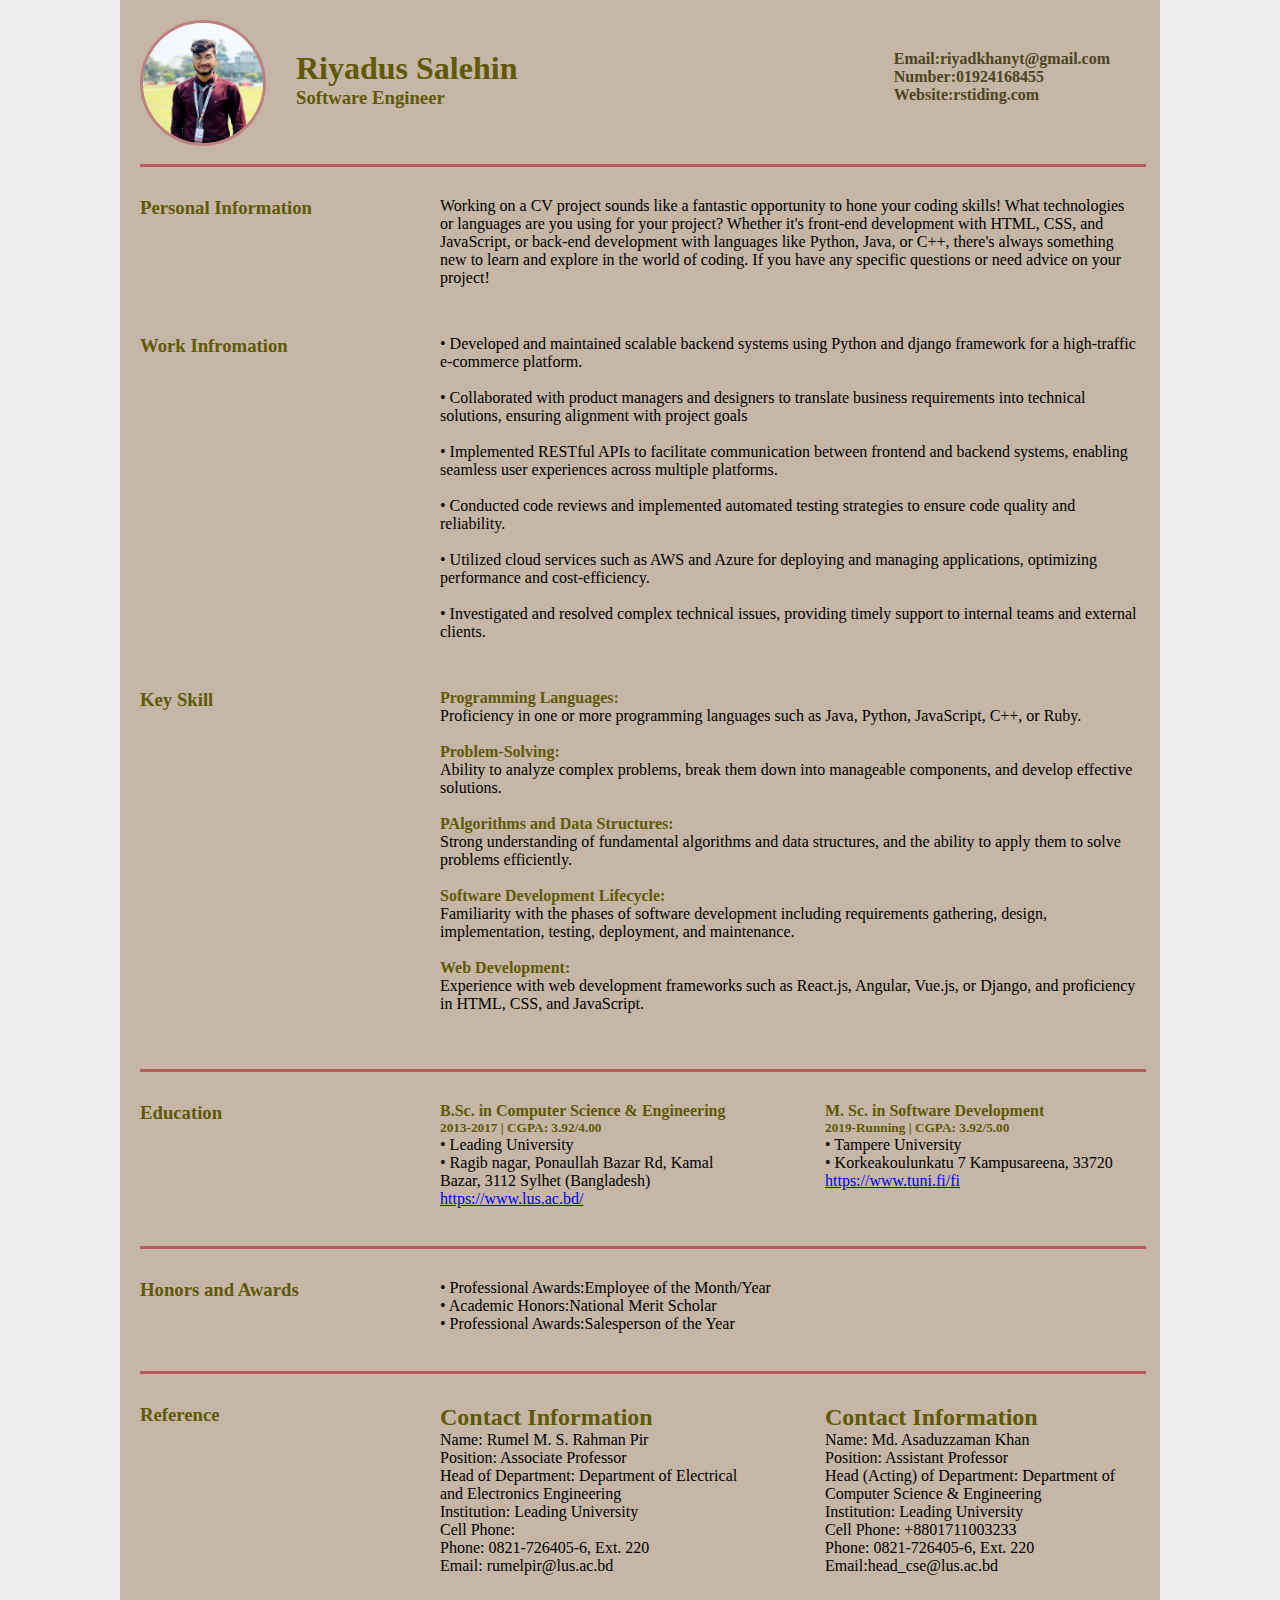
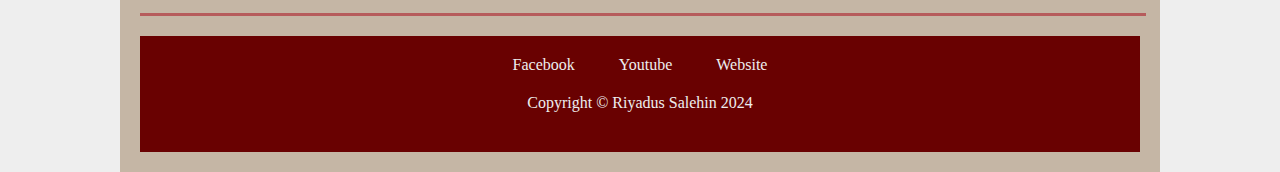
<file: cv projrct/index.html>
<!DOCTYPE html>
<html lang="en">
<head>
    <meta charset="UTF-8">
    <meta name="viewport" content="width=device-width, initial-scale=1.0">
    <title>Document</title>
    <link rel="stylesheet" href="style.css">
    <link rel="preconnect" href="https://fonts.googleapis.com">
<link rel="preconnect" href="https://fonts.gstatic.com" crossorigin>
<link href="https://fonts.googleapis.com/css2?family=Open+Sans:ital,wght@0,300..800;1,300..800&display=swap" rel="stylesheet">
<style>
    @import url('https://fonts.googleapis.com/css2?family=Open+Sans:ital,wght@0,300..800;1,300..800&display=swap');
    </style>
</head>
<body>
  <div class="container">
    <header>
      <img class="picture" src="New folder/riyad.jpg">
      <div class="header-bio">
        <h1>Riyadus Salehin</h1>
        <h3>Software Engineer</h3>
      </div>
       <div class="info">
        <P><a href="#">Email:riyadkhanyt@gmail.com</a></P>
        <P><a href="#">Number:01924168455</a></P>
        <P><a href="#">Website:rstiding.com</a></P>
       </div>
    </header>
    <div class="div-clear"></div><br>
    <hr>



    <!-- personal section -->

    <main>
  <section id="personal-info">
   <div class="content">
    <div class="left-div">
       <h3>Personal Information</h3>
    </div>
    <div class="right-div">
        Working on a CV project sounds like a fantastic opportunity to hone your
        coding skills! What technologies or languages are you using for your project?
        Whether it's front-end development with HTML, CSS, and JavaScript, or back-end
        development with languages like Python, Java, or C++, there's always something
        new to learn and explore in the world of coding. If you have any specific questions
        or need advice on your project!

    </div>
   </div>
  </section>
  <div class="div-clear"></div><br>







            <!-- work exprience -->
            <section id="personal-info">
              <div class="content">
               <div class="left-div">
                  <h3>Work Infromation</h3>
               </div>
               <div class="right-div">
                 <p>&#x2022;    Developed and maintained scalable backend systems using Python and django framework for a high-traffic e-commerce platform.</p>
                 <br>
                  <p>&#x2022;     Collaborated with product managers and designers to translate business requirements into technical solutions, ensuring alignment with project goals</p>
                  <br>
                  <p>&#x2022;      Implemented RESTful APIs to facilitate communication between frontend and backend systems, enabling seamless user experiences across multiple platforms.</p>
                  <br>
                  <p>&#x2022;       Conducted code reviews and implemented automated testing strategies to ensure code quality and reliability.</p>
                  <br>
                  <p>&#x2022;     Utilized cloud services such as AWS and Azure for deploying and managing applications, optimizing performance and cost-efficiency.</p>
                  <br>
                  <p>&#x2022;     Investigated and resolved complex technical issues, providing timely support to internal teams and external clients.</p>
               </div>
              </div>
             </section>
             <div class="div-clear"></div><br>






                <!-- key skill -->

            <section id="personal-info">
              <div class="content">
               <div class="left-div">
                  <h3>Key Skill</h3>
               </div>
               <div class="right-div">
                  <ol>
                   <h4>Programming Languages: </h4><p> Proficiency in one or more programming languages such as Java, Python, JavaScript, C++, or Ruby.</p><br>
                   <h4>Problem-Solving: </h4><p> Ability to analyze complex problems, break them down into manageable components, and develop effective solutions.</p><br>
                   <h4>PAlgorithms and Data Structures: </h4><p> Strong understanding of fundamental algorithms and data structures, and the ability to apply them to solve problems efficiently.</p><br>
                   <h4>Software Development Lifecycle: </h4><p> Familiarity with the phases of software development including requirements gathering, design, implementation, testing, deployment, and maintenance.</p><br>
                   <h4>Web Development: </h4><p> Experience with web development frameworks such as React.js, Angular, Vue.js, or Django, and proficiency in HTML, CSS, and JavaScript.

                   </p><br>


                  </ol>

               </div>
              </div>
             </section>
             <div class="div-clear"></div><br>
             <hr class="common-hr">


                <!-- education -->
            <section id="personal-info">
              <div class="content">
               <div class="left-div">
                  <h3>Education</h3>
               </div>
               <div class="right-div">
                  <div class="edu-temp-left">

<h4>B.Sc. in Computer Science & Engineering</h4>
<h5>2013-2017 | CGPA: 3.92/4.00</h5>
<P>&#x2022; Leading University</P>
<P>&#x2022; Ragib nagar, Ponaullah Bazar Rd, Kamal Bazar, 3112 Sylhet (Bangladesh)</P>
<P class="key"><a href="https://www.lus.ac.bd/">https://www.lus.ac.bd/</a></P>
                  </div>
                  <div class="edu-temp-right">
                    <h4>M. Sc. in Software Development</h4>
<h5>2019-Running | CGPA: 3.92/5.00</h5>
<P>&#x2022; Tampere University</P>
<P>&#x2022; Korkeakoulunkatu 7 Kampusareena, 33720 </P>
<div class="key">
<P><a href="https://www.tuni.fi/fi">https://www.tuni.fi/fi</a></P>
</div>
</div>
               </div>
              </div>
             </section>
               <div class="div-clear"></div><br>
               <hr class="common-hr">



               <!-- end of education part -->
               <section id="personal-info">
                <div class="content">
                 <div class="left-div">
                    <h3>Honors and Awards</h3>
                 </div>
                 <div class="right-div">
                  <p>&#x2022;  Professional Awards:Employee of the Month/Year</p>
                  <p>&#x2022;  Academic Honors:National Merit Scholar</p>
                  <p>&#x2022;  Professional Awards:Salesperson of the Year</p>
                 </div>
                </div>
               </section>
               <div class="div-clear"></div><br>
               <hr class="common-hr">

               <!-- refarenc -->
               <section id="personal-info">
                <div class="content">
                 <div class="left-div">
                    <h3>Reference</h3>
                 </div>
                 <div class="right-div">
                    <div class="edu-temp-left">

                      <h2>Contact Information</h2>
                      <p>Name: Rumel M. S. Rahman Pir</p>
                      <p>Position: Associate Professor</p>
                      <p>Head of Department: Department of Electrical and Electronics Engineering</p>
                      <p>Institution: Leading University</p>
                      <p class="key">Cell Phone: </p>
                      <p>Phone: 0821-726405-6, Ext. 220</p>
                      <p class="key">Email: rumelpir@lus.ac.bd</p>
                    </div>
                    <div class="edu-temp-right">
                      <h2>Contact Information</h2>
                      <p>Name: Md. Asaduzzaman Khan</p>
                      <p>Position: Assistant Professor</p>
                      <p>Head (Acting) of Department: Department of Computer Science & Engineering</p>
                      <p>Institution: Leading University</p>
                      <p class="key">Cell Phone: +8801711003233</p>
                      <p>Phone: 0821-726405-6, Ext. 220</p>
                      <p class="key">Email:head_cse@lus.ac.bd</p>
                    </div>
                 </div>
                </div>
               </section>
               <div class="div-clear"></div><br>
               <hr class="common-hr">


       </main>
    <footer class="bottom-con">

<a href="#">Facebook</a>
<a href="#">Youtube</a>
 <a href="#">Website</a>
<p>Copyright &copy; Riyadus Salehin 2024</p>


    </footer>
  </div>
</body>
</html>
</file>
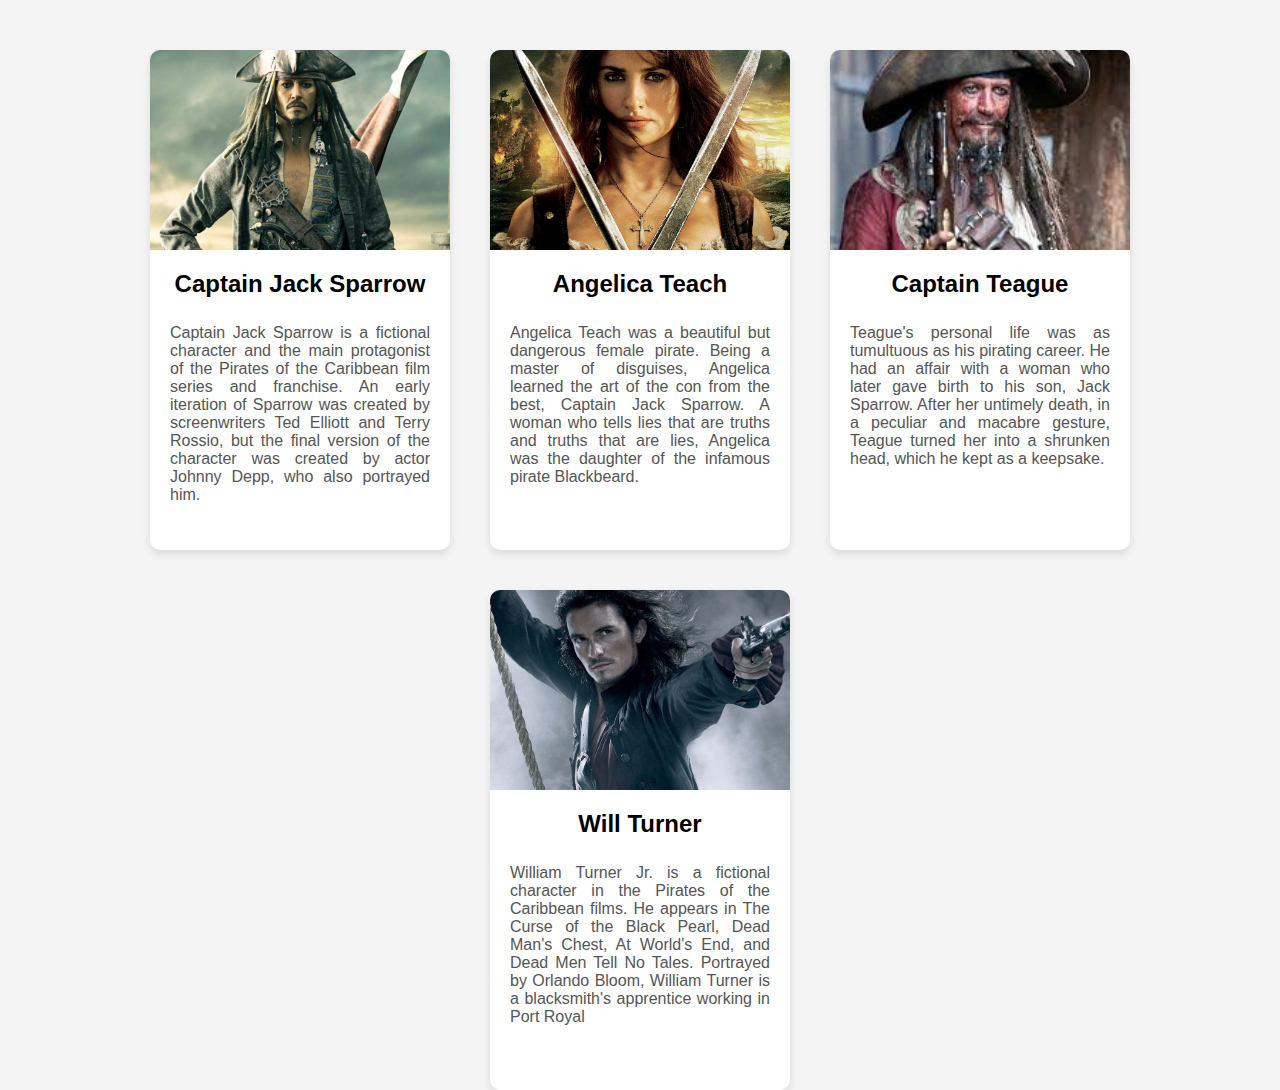
<file: card project/card.html>
<!DOCTYPE html>
<html lang="en">
<head>
    <meta charset="UTF-8">
    <meta name="viewport" content="width=device-width, initial-scale=1.0">
    <title>Css Card</title>
    <link rel="stylesheet" href="style2.css">
</head>
<body>

    <div class="card-cont">

        <div class="card">
            <img class="newone" src="image/jack.webp" alt="Jack Sparrow">
            <div class="card-body">
                <div class="card-title">
                    Captain Jack Sparrow
                </div>
                <div class="card-des">
                    <p> Captain Jack Sparrow is a fictional character and the main protagonist of the Pirates of the Caribbean film series and franchise. An early iteration of Sparrow was created by screenwriters Ted Elliott and Terry Rossio, but the final version of the character was created by actor Johnny Depp, who also portrayed him.</p>
                </div>
            </div>
        </div>

        <div class="card">
            <img class="newone" src="image/ange.webp" alt="Angelica Teach">
            <div class="card-body">
                <div class="card-title">
                    Angelica Teach
                </div>
                <div class="card-des">
                    <p> Angelica Teach was a beautiful but dangerous female pirate. Being a master of disguises, Angelica learned the art of the con from the best, Captain Jack Sparrow. A woman who tells lies that are truths and truths that are lies, Angelica was the daughter of the infamous pirate Blackbeard.</p>
                </div>
            </div>
        </div>

        <div class="card">
            <img class="newone" src="image/tangu.jpg" alt="Captain Teague">
            <div class="card-body">
                <div class="card-title">
                    Captain Teague
                </div>
                <div class="card-des">
                    <p>Teague's personal life was as tumultuous as his pirating career. He had an affair with a woman who later gave birth to his son, Jack Sparrow. After her untimely death, in a peculiar and macabre gesture, Teague turned her into a shrunken head, which he kept as a keepsake.</p>
                </div>
            </div>
        </div>

        <div class="card">
            <img class="newone" src="image/794080.jpg" alt="Will Turner">
            <div class="card-body">
                <div class="card-title">
                    Will Turner
                </div>
                <div class="card-des">
                    <p>William Turner Jr. is a fictional character in the Pirates of the Caribbean films. He appears in The Curse of the Black Pearl, Dead Man's Chest, At World's End, and Dead Men Tell No Tales. Portrayed by Orlando Bloom, William Turner is a blacksmith's apprentice working in Port Royal </p>
                </div>
            </div>
        </div>

    </div>

</body>
</html>
</file>
<file: cv projrct/style.css>
*{
    margin: 0;
    padding: 0;
}
body{
    background-color:#EEE  ;

}
.container{
    max-width:1000px;
    background-color: rgb(197, 182, 165);
    margin: 0 auto;
    padding: 20px;
}
.picture{

    width:120px;
    height:120px;
    border-radius: 50%;
    border:3px solid#bf8080;
    float: left;

}
.header-bio{
    float:left ;
    padding: 30px;

}
h1,h2,h3,h4,h5{
    color: rgb(96, 89, 7);
}
.info{
    padding: 30px;
    float: right;
}
.info a{

    text-decoration: none;
    color: rgb(76, 69, 30);
     font-weight:  bold;

}
.info a:hover{
    color: rgb(204, 46, 46);
    text-decoration: underline;


}
.div-clear{
    clear: both;
}
hr{

    border:solid rgb(182, 92, 92) 3px;
    width: 100%;
    margin: 20x auto;
    border-bottom: none;

}

.content{
    margin-bottom: 30px;

}
.left-div{
    width: 30%;
    float: left;

}
.right-div{
    width: 70%;
   float: left;

}
.common-hr{
    border: solidrgb(182, 92, 92) 3px;
    border-bottom: none;
    width: 100%;
    margin: 20px auto;
}
.edu-temp-left{
    float: left;
    width: 45%;

}
.edu-temp-right{
    float: right;
    width: 45%;

}
.key{

    text-decoration: none;

}
.bottom-con{
 background-color: rgb(105, 1, 1);
 text-align: center;
 padding: 20px;

}
.bottom-con a{
    text-decoration: none;
    color: #EEE;
    margin: 20px;

}
.bottom-con p{
    text-decoration: none;
    color: #EEE;
    margin: 20px;

}
.bottom-con a:hover{
    color: rgb(204, 46, 46);
    text-decoration: underline;
}
</file>
<file: card project/style2.css>
body {
    display: flex;
    justify-content: center;
    height: 100vh;
    margin: 0;
    background-color: #f4f4f4;
    font-family: Arial, sans-serif;
}

.card-cont {
    display: flex;
    gap: 40px;
    flex-wrap: wrap;
    justify-content: center;
    padding: 50px;
}

.card {
    display: flex;
    flex-direction: column;
    width: 300px;
    height: 500px;
    background-color: #fff;
    box-shadow: 0 4px 8px rgba(0, 0, 0, 0.1);
    border-radius: 10px;
    overflow: hidden;
    transition: transform 0.2s;
}

.card:hover {
    transform: scale(1.05);
}

.card img.newone {
    width: 100%;
    height: 200px;
    object-fit: cover;
}

.card-body {
    padding: 20px;
    display: flex;
    flex-direction: column;
    justify-content: space-between;
    flex-grow: 1;
}

.card-title {
    font-size: 1.5em;
    font-weight: bold;
    margin-bottom: 10px;
    text-align: center;
}

.card-des {
    font-size: 1em;
    color: #555;
    text-align: justify;
    flex-grow: 1;
}
</file>
